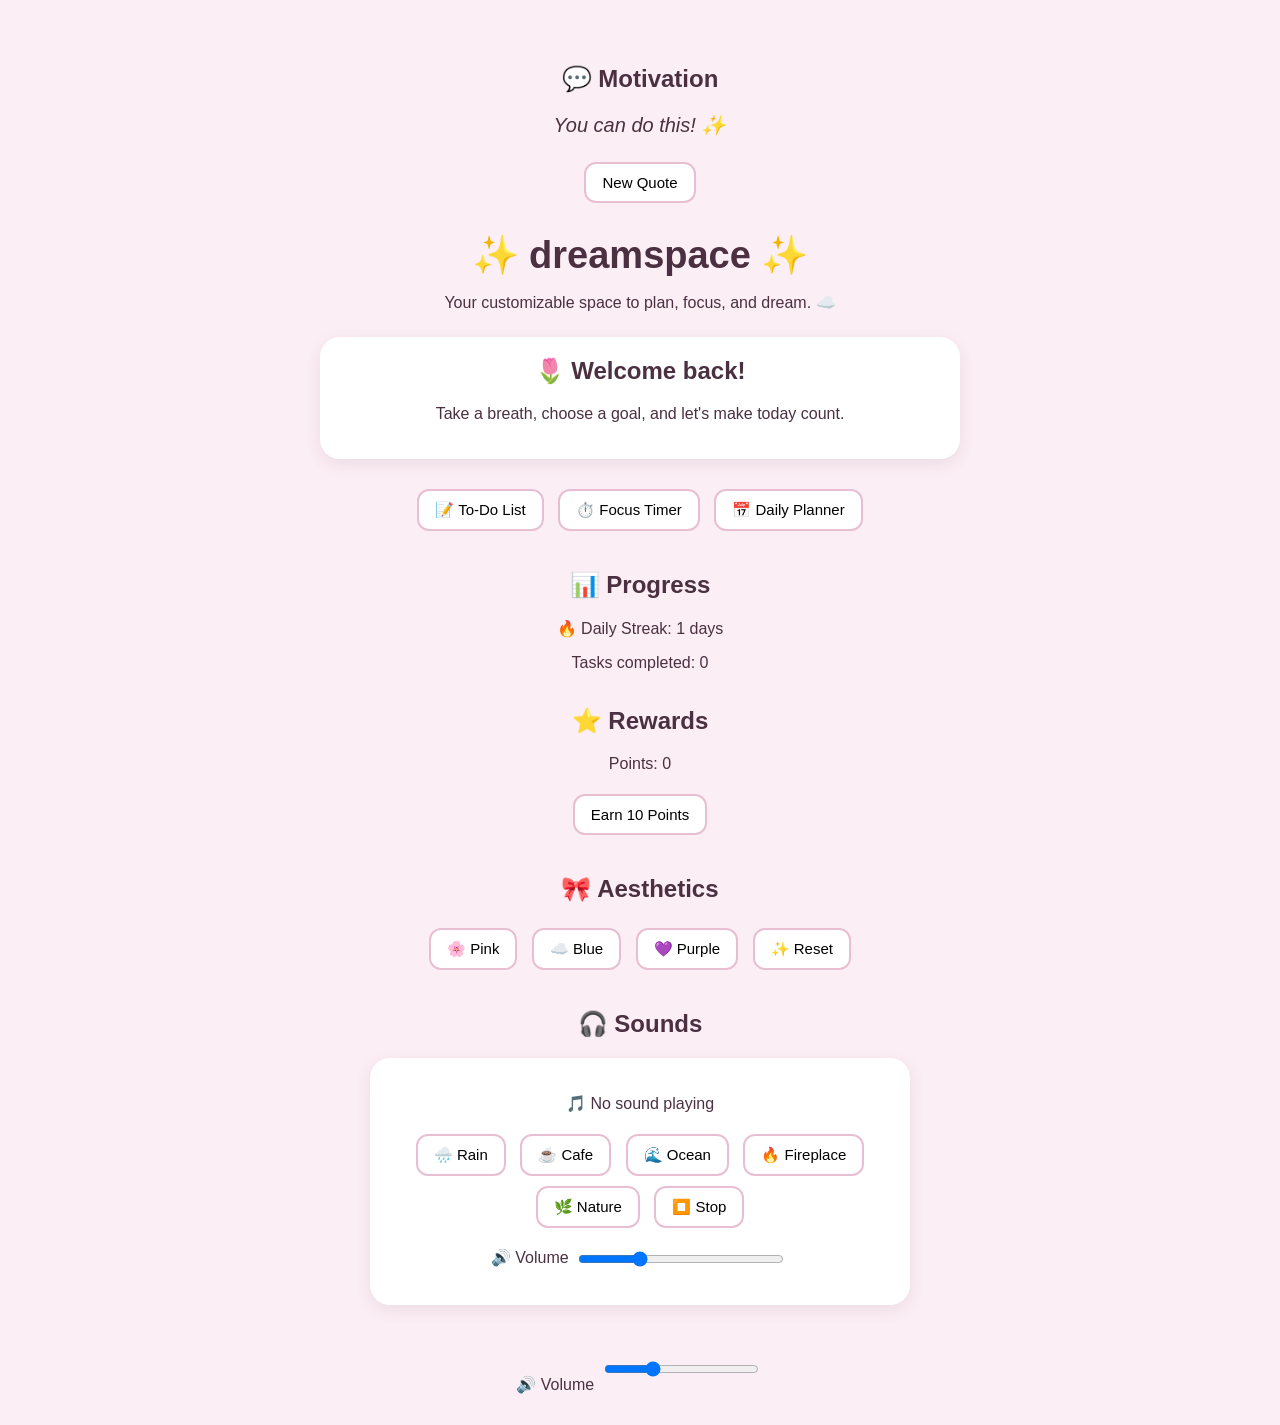
<file: index.html>
<!DOCTYPE html>
<html>
<head>
  <link rel="stylesheet" href="style.css">
<title>dreamspace ✨</title>
</head>

<h2>💬 Motivation</h2>

<p id="quote">You can do this! ✨</p>

<button onclick="newQuote()">New Quote</button>

<h1>✨ dreamspace ✨</h1>
<p>Your customizable space to plan, focus, and dream. ☁️</p>

<div class="welcome-box">
  <h2>🌷 Welcome back!</h2>
  <p>Take a breath, choose a goal, and let's make today count.</p>
</div>

  <button onclick="location.href='todo.html'">📝 To-Do List</button>
  <button onclick="location.href='timer.html'">⏱️ Focus Timer</button>
  <button onclick="location.href='planner.html'">📅 Daily Planner</button>


<h2>📊 Progress</h2>

<p>🔥 Daily Streak: <span id="streak">0</span> days</p>

<p>Tasks completed: <span id="completedCount">0</span></p>

  <h2>⭐ Rewards</h2>

<p>Points: <span id="points">0</span></p>

<button onclick="addPoints()">Earn 10 Points</button>
<script src="script.js"></script>
<h2>🎀 Aesthetics</h2>

<button onclick="pinkTheme()">🌸 Pink</button>
<button onclick="blueTheme()">☁️ Blue</button>
<button onclick="purpleTheme()">💜 Purple</button>
<button onclick="resetTheme()">✨ Reset</button>
<h2>🎧 Sounds</h2>

<div class="sound-box">
  <p id="nowPlaying">🎵 No sound playing</p>
  <button onclick="rainSound()">🌧️ Rain</button>
  <button onclick="cafeSound()">☕ Cafe</button>
  <button onclick="oceanSound()">🌊 Ocean</button>
  <button onclick="fireplaceSound()">🔥 Fireplace</button>
  <button onclick="natureSound()">🌿 Nature</button>
  <button onclick="stopSound()">⏹️ Stop</button>

  <br>

  <label for="volume">🔊 Volume</label>
  <input
    type="range"
    id="volume"
    min="0"
    max="1"
    step="0.05"
    value="0.25"
    onchange="changeVolume()"
  >
</div>

<audio id="backgroundSound" loop></audio>

  <br>

  <label for="volume">🔊 Volume</label>
  <input
    type="range"
    id="volume"
    min="0"
    max="1"
    step="0.05"
    value="0.25"
    onchange="changeVolume()"
  >
</div> 

<audio id="backgroundSound" loop></audio>

<audio id="backgroundSound" loop></audio>
</body>
</html>
</file>
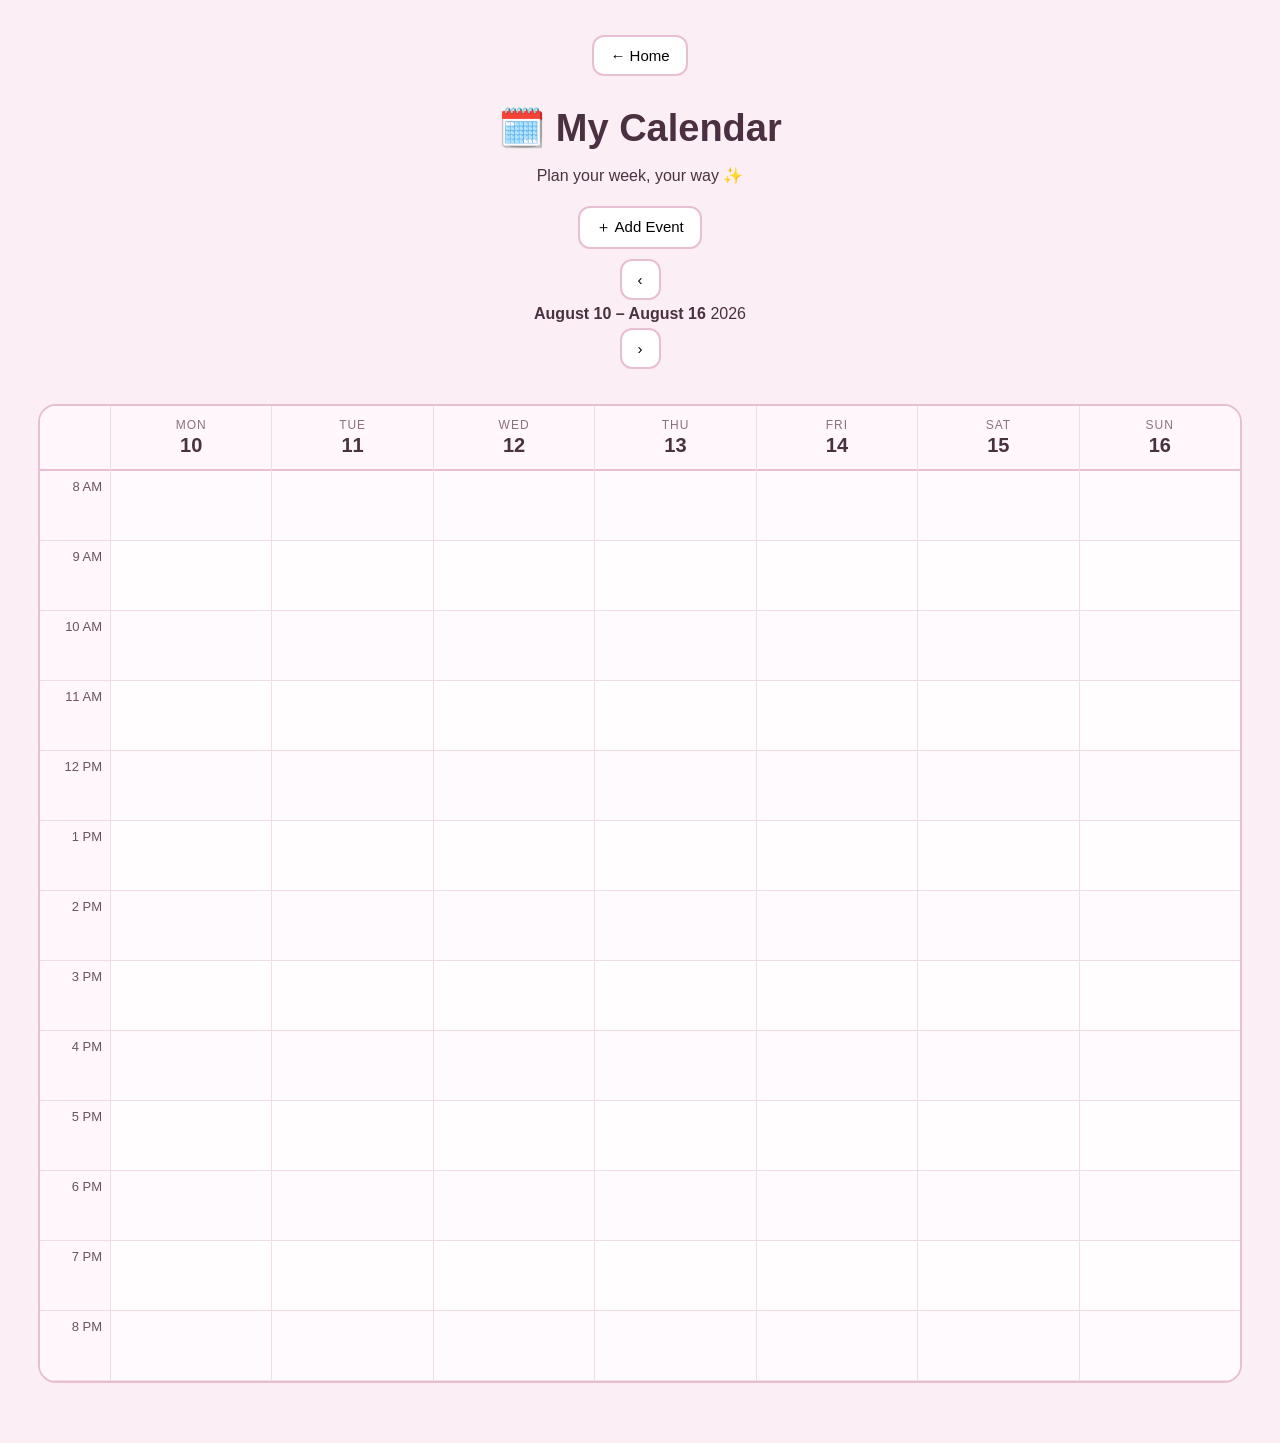
<file: planner.html>
<!DOCTYPE html>
<html>
<head>
  <title>Dreamspace - Personal Planner</title>
  <link rel="stylesheet" href="style.css">
</head>

<body>

  <div class="planner-page">

    <div class="planner-top">
      <button class="back-button" onclick="location.href='index.html'">← Home</button>

      <div>
        <h1>🗓️ My Calendar</h1>
        <p>Plan your week, your way ✨</p>
      </div>
<button class="add-event-button" onclick="openEventForm()">＋ Add Event</button>
    <div class="calendar-controls">
      <button>‹</button>
      <div>
        <strong>August 10 – August 16</strong>
        <span>2026</span>
      </div>
      <button>›</button>
    </div>

    <div class="calendar-wrapper">

      <div class="calendar">

        <!-- TIME COLUMN -->
        <div class="time-column">
          <div class="time-space"></div>
          <div>8 AM</div>
          <div>9 AM</div>
          <div>10 AM</div>
          <div>11 AM</div>
          <div>12 PM</div>
          <div>1 PM</div>
          <div>2 PM</div>
          <div>3 PM</div>
          <div>4 PM</div>
          <div>5 PM</div>
          <div>6 PM</div>
          <div>7 PM</div>
          <div>8 PM</div>
        </div>

        <!-- MONDAY -->
        <div class="calendar-day">
          <div class="day-header">
            <span>MON</span>
            <strong>10</strong>
          </div>

          <div class="hour"></div>
          <div class="hour"></div>
          <div class="hour"></div>
          <div class="hour"></div>
          <div class="hour"></div>
          <div class="hour"></div>
          <div class="hour"></div>
          <div class="hour"></div>
          <div class="hour"></div>
          <div class="hour"></div>
          <div class="hour"></div>
          <div class="hour"></div>
          <div class="hour"></div>
        </div>

        <!-- TUESDAY -->
        <div class="calendar-day">
          <div class="day-header">
            <span>TUE</span>
            <strong>11</strong>
          </div>

          <div class="hour"></div>
          <div class="hour"></div>
          <div class="hour"></div>
          <div class="hour"></div>
          <div class="hour"></div>
          <div class="hour"></div>
          <div class="hour"></div>
          <div class="hour"></div>
          <div class="hour"></div>
          <div class="hour"></div>
          <div class="hour"></div>
          <div class="hour"></div>
          <div class="hour"></div>
        </div>

        <!-- WEDNESDAY -->
        <div class="calendar-day">
          <div class="day-header">
            <span>WED</span>
            <strong>12</strong>
          </div>

          <div class="hour"></div>
          <div class="hour"></div>
          <div class="hour"></div>
          <div class="hour"></div>
          <div class="hour"></div>
          <div class="hour"></div>
          <div class="hour"></div>
          <div class="hour"></div>
          <div class="hour"></div>
          <div class="hour"></div>
          <div class="hour"></div>
          <div class="hour"></div>
          <div class="hour"></div>
        </div>

        <!-- THURSDAY -->
        <div class="calendar-day">
          <div class="day-header">
            <span>THU</span>
            <strong>13</strong>
          </div>

          <div class="hour"></div>
          <div class="hour"></div>
          <div class="hour"></div>
          <div class="hour"></div>
          <div class="hour"></div>
          <div class="hour"></div>
          <div class="hour"></div>
          <div class="hour"></div>
          <div class="hour"></div>
          <div class="hour"></div>
          <div class="hour"></div>
          <div class="hour"></div>
          <div class="hour"></div>
        </div>

        <!-- FRIDAY -->
        <div class="calendar-day">
          <div class="day-header">
            <span>FRI</span>
            <strong>14</strong>
          </div>

          <div class="hour"></div>
          <div class="hour"></div>
          <div class="hour"></div>
          <div class="hour"></div>
          <div class="hour"></div>
          <div class="hour"></div>
          <div class="hour"></div>
          <div class="hour"></div>
          <div class="hour"></div>
          <div class="hour"></div>
          <div class="hour"></div>
          <div class="hour"></div>
          <div class="hour"></div>
        </div>

        <!-- SATURDAY -->
        <div class="calendar-day">
          <div class="day-header">
            <span>SAT</span>
            <strong>15</strong>
          </div>

          <div class="hour"></div>
          <div class="hour"></div>
          <div class="hour"></div>
          <div class="hour"></div>
          <div class="hour"></div>
          <div class="hour"></div>
          <div class="hour"></div>
          <div class="hour"></div>
          <div class="hour"></div>
          <div class="hour"></div>
          <div class="hour"></div>
          <div class="hour"></div>
          <div class="hour"></div>
        </div>

        <!-- SUNDAY -->
        <div class="calendar-day">
          <div class="day-header">
            <span>SUN</span>
            <strong>16</strong>
          </div>

          <div class="hour"></div>
          <div class="hour"></div>
          <div class="hour"></div>
          <div class="hour"></div>
          <div class="hour"></div>
          <div class="hour"></div>
          <div class="hour"></div>
          <div class="hour"></div>
          <div class="hour"></div>
          <div class="hour"></div>
          <div class="hour"></div>
          <div class="hour"></div>
          <div class="hour"></div>
        </div>

      </div>
    </div>

  </div>
<div id="event-form" class="event-form">
  <div class="event-form-card">

    <button class="close-event-form" onclick="closeEventForm()">×</button>

    <h2>✨ Add an Event</h2>

    <label>What are you doing?</label>
    <input type="text" id="event-name" placeholder="e.g. Cheer practice">

    <label>Day</label>
    <select id="event-day">
      <option>Monday</option>
      <option>Tuesday</option>
      <option>Wednesday</option>
      <option>Thursday</option>
      <option>Friday</option>
      <option>Saturday</option>
      <option>Sunday</option>
    </select>

    <label>Start Time</label>
<select id="event-start">
  <option value="8">8:00 AM</option>
  <option value="8.5">8:30 AM</option>
  <option value="9">9:00 AM</option>
  <option value="9.5">9:30 AM</option>
  <option value="10">10:00 AM</option>
  <option value="10.5">10:30 AM</option>
  <option value="11">11:00 AM</option>
  <option value="11.5">11:30 AM</option>
  <option value="12">12:00 PM</option>
  <option value="12.5">12:30 PM</option>
  <option value="13">1:00 PM</option>
  <option value="13.5">1:30 PM</option>
  <option value="14">2:00 PM</option>
  <option value="14.5">2:30 PM</option>
  <option value="15">3:00 PM</option>
  <option value="15.5">3:30 PM</option>
  <option value="16">4:00 PM</option>
  <option value="16.5">4:30 PM</option>
  <option value="17">5:00 PM</option>
  <option value="17.5">5:30 PM</option>
  <option value="18">6:00 PM</option>
  <option value="18.5">6:30 PM</option>
  <option value="19">7:00 PM</option>
  <option value="19.5">7:30 PM</option>
  <option value="20">8:00 PM</option>
</select>

<label>End Time</label>
<select id="event-end">
  <option value="8.5">8:30 AM</option>
  <option value="9">9:00 AM</option>
  <option value="9.5">9:30 AM</option>
  <option value="10">10:00 AM</option>
  <option value="10.5">10:30 AM</option>
  <option value="11">11:00 AM</option>
  <option value="11.5">11:30 AM</option>
  <option value="12">12:00 PM</option>
  <option value="12.5">12:30 PM</option>
  <option value="13">1:00 PM</option>
  <option value="13.5">1:30 PM</option>
  <option value="14">2:00 PM</option>
  <option value="14.5">2:30 PM</option>
  <option value="15">3:00 PM</option>
  <option value="15.5">3:30 PM</option>
  <option value="16">4:00 PM</option>
  <option value="16.5">4:30 PM</option>
  <option value="17">5:00 PM</option>
  <option value="17.5">5:30 PM</option>
  <option value="18">6:00 PM</option>
  <option value="18.5">6:30 PM</option>
  <option value="19">7:00 PM</option>
  <option value="19.5">7:30 PM</option>
  <option value="20">8:00 PM</option>
</select>

<label>Event Color</label>
<select id="event-color">
  <option value="#f8c8dc">Pink</option>
  <option value="#c9e4de">Sage</option>
  <option value="#c7d8f5">Blue</option>
  <option value="#e6d5f7">Lavender</option>
  <option value="#f9e2ae">Yellow</option>
  <option value="#ffd6ba">Peach</option>
</select>

    <button class="save-event-button">Save Event ✨</button>

  </div>
</div>
<script>
function openEventForm() {
  document.getElementById("event-form").style.display = "flex";
}

function closeEventForm() {
  document.getElementById("event-form").style.display = "none";
}

document.querySelector(".save-event-button").addEventListener("click", function() {

  const name = document.getElementById("event-name").value.trim();
  const day = document.getElementById("event-day").value;
  const start = parseFloat(document.getElementById("event-start").value);
  const end = parseFloat(document.getElementById("event-end").value);
  const color = document.getElementById("event-color").value;
  
  if (name === "") {
    alert("Please enter an event name!");
    return;
  }

  if (end <= start) {
    alert("The end time needs to be after the start time!");
    return;
  }

  const days = document.querySelectorAll(".calendar-day");

  days.forEach(function(calendarDay) {

    const dayName =
      calendarDay.querySelector(".day-header span").textContent;

    if (dayName === day.substring(0, 3).toUpperCase()) {

      const hourRows = calendarDay.querySelectorAll(".hour");

      /*
        Our calendar starts at 8 AM.
        Each hour is 70px tall.
        A half-hour is therefore 35px.
      */

      const top = (start - 7) * 70;
      const height = (end - start) * 70;

      const event = document.createElement("div");

      event.className = "calendar-event";
      event.textContent = name;
      event.style.backgroundColor = color;
      event.style.position = "absolute";
      event.style.top = top + "px";
      event.style.height = height + "px";
      event.style.left = "5px";
      event.style.right = "5px";
      event.style.boxSizing = "border-box";

      calendarDay.appendChild(event);
    }
  });

  document.getElementById("event-name").value = "";

  closeEventForm();
});

</script>

</body>
</html>
</file>
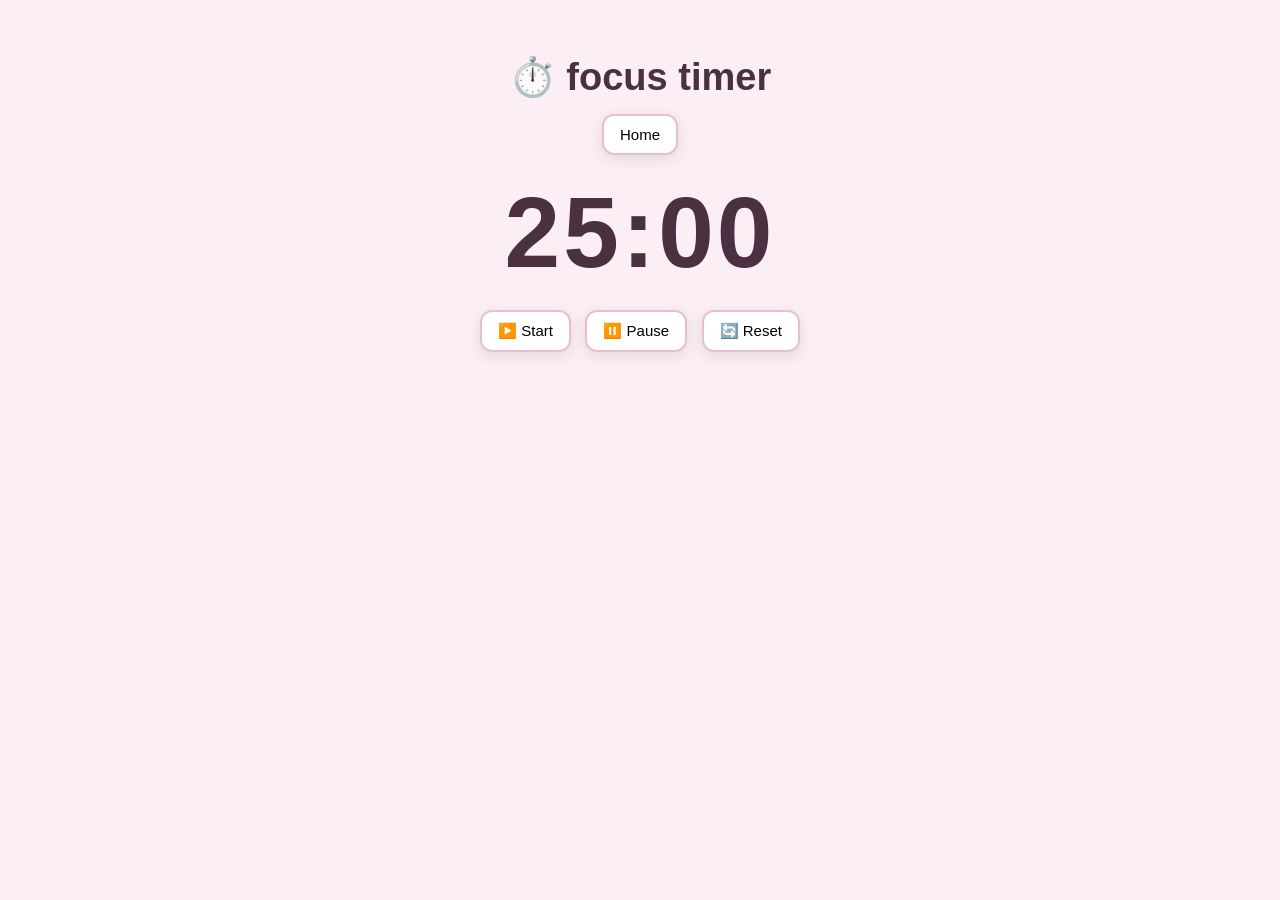
<file: timer.html>
<!DOCTYPE html>
<html>
  <style>
  
  button {
  font-size: 20px;
  padding: 14px 26px;
  margin: 8px;
  border-radius: 25px;
  border: 1px solid rgba(255, 255, 255, 0.6);
  background: rgba(255, 255, 255, 0.25);
  backdrop-filter: blur(10px);
  -webkit-backdrop-filter: blur(10px);
  box-shadow: 0 4px 15px rgba(0, 0, 0, 0.1);
}
  
#timer {
  font-size: 250px
  font-family: Georgia, serif;
  text-align: center;
  margin: 40px 0;
  letter-spacing: 3px;
}
</style>
<head>
  <title>dreamspace - Focus Timer</title>
  <link rel="stylesheet" href="style.css">
</head>

<body>

  <h1>⏱️ focus timer</h1>

  <button onclick="location.href='index.html'">Home</button>

  <div id="timer-page">
    <h1 id="timer" style="font-size: 100px; text-align: center;">25:00</h1>

    <button onclick="startTimer()">▶️ Start</button>
    <button onclick="pauseTimer()">⏸️ Pause</button>
    <button onclick="resetTimer()">🔄 Reset</button>
  </div>

  <script>
let timeLeft = 25 * 60;
let timerInterval = null;

function updateTimer() {
  let minutes = Math.floor(timeLeft / 60);
  let seconds = timeLeft % 60;

  document.getElementById("timer").textContent =
    String(minutes).padStart(2, "0") + ":" +
    String(seconds).padStart(2, "0");
}

function startTimer() {
  if (timerInterval !== null) return;

  timerInterval = setInterval(function() {
    if (timeLeft > 0) {
      timeLeft--;
      updateTimer();
    } else {
      clearInterval(timerInterval);
      timerInterval = null;
    }
  }, 1000);
}

function pauseTimer() {
  clearInterval(timerInterval);
  timerInterval = null;
}

function resetTimer() {
  clearInterval(timerInterval);
  timerInterval = null;
  timeLeft = 25 * 60;
  updateTimer();
}

updateTimer();
</script>

</body>
</html>
</file>
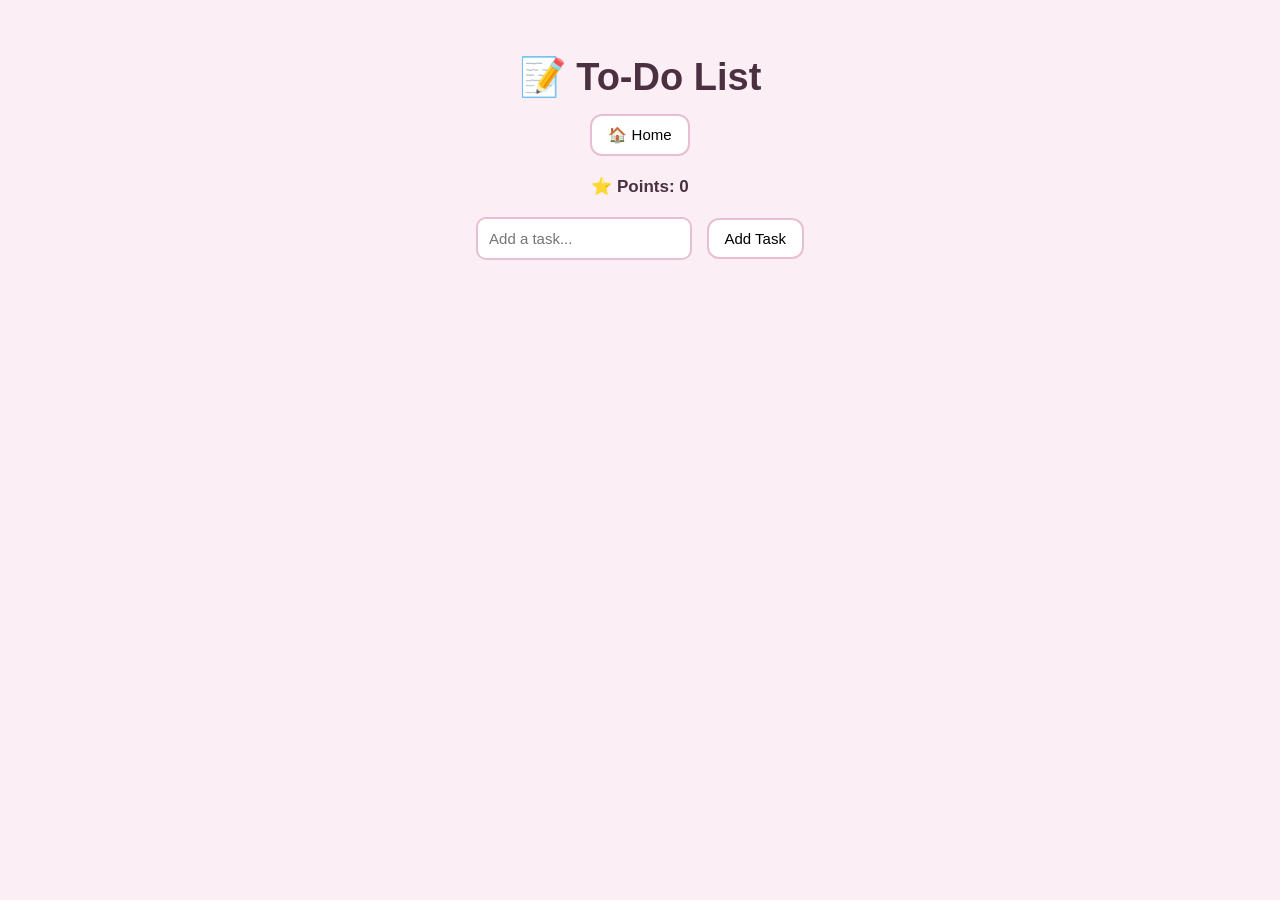
<file: todo.html>
<!DOCTYPE html>
<html>
<head>
  <title>Dream Space - To-Do</title>
  <link rel="stylesheet" href="style.css">
</head>

<body>

  <h1>📝 To-Do List</h1>

  <button onclick="location.href='index.html'">🏠 Home</button>

  <div id="todo-page">
    <div id="pointsDisplay">⭐ Points: <span id="points">0</span></div>
    <input type="text" id="taskInput" placeholder="Add a task...">
    <button onclick="addTask()">Add Task</button>

    <ul id="taskList"></ul>
  </div>

  <script src="script.js"></script>

</body>
</html>
</file>
<file: style.css>
body {
  font-family: Arial, sans-serif;
  background: #fceef5;
  color: #4a3040;
  text-align: center;
  margin: 0;
  padding: 30px 15px;
}

h1 {
  font-size: 38px;
  margin-bottom: 10px;
}

h2 {
  margin-top: 35px;
}

button {
  background: white;
  border: 2px solid #e8bfd2;
  border-radius: 12px;
  padding: 10px 16px;
  margin: 5px;
  font-size: 15px;
  cursor: pointer;
}

button:hover {
  transform: scale(1.05);
}

input {
  padding: 11px;
  border: 2px solid #e8bfd2;
  border-radius: 10px;
  font-size: 15px;
  margin: 5px;
}

ul {
  list-style: none;
  padding: 0;
}

li {
  background: white;
  margin: 10px auto;
  padding: 14px 18px;
  border-radius: 16px;
  max-width: 400px;
  cursor: pointer;
  box-shadow: 0 3px 10px rgba(120, 80, 100, 0.08);
  transition: transform 0.2s;
}

li:hover {
  transform: translateY(-2px);
}

#timer {
  font-size: 48px;
  font-weight: bold;
  margin: 15px;
}

#quote {
  font-size: 20px;
  font-style: italic;
}
.welcome-box {
  background: white;
  max-width: 600px;
  margin: 25px auto;
  padding: 20px;
  border-radius: 20px;
  box-shadow: 0 5px 15px rgba(120, 80, 100, 0.12);
}

.welcome-box h2 {
  margin-top: 0;
}
.sound-box {
  background: white;
  max-width: 500px;
  margin: 20px auto;
  padding: 20px;
  border-radius: 20px;
  box-shadow: 0 5px 15px rgba(120, 80, 100, 0.12);
}

.sound-box input[type="range"] {
  width: 180px;
  vertical-align: middle;
}
/* Daily Planner */
.planner-box {
  background: white;
  border: 2px solid #e8bfd2;
  border-radius: 16px;
  padding: 15px;
  margin: 15px auto;
  max-width: 500px;
}

.planner-box h3 {
  margin-top: 0;
}

.planner-box input {
  width: 90%;
  padding: 12px;
  border: 1px solid #e8bfd2;
  border-radius: 10px;
  font-size: 15px;
}
/* Weekly Calendar */

.calendar-wrapper {
  width: 100%;
  overflow-x: auto;
  padding: 10px;
  box-sizing: border-box;
}

.calendar {
  display: grid;
  grid-template-columns: 70px repeat(7, minmax(120px, 1fr));
  min-width: 950px;
  max-width: 1200px;
  margin: 20px auto;
  gap: 0;
  background: white;
  border: 2px solid #e8bfd2;
  border-radius: 18px;
  overflow: hidden;
}

/* Time labels */
.time-column {
  background: #fff7fb;
  text-align: right;
  color: #6b5261;
  font-size: 13px;
}

.time-column > div {
  height: 70px;
  box-sizing: border-box;
  padding: 8px 8px 0 0;
  border-bottom: 1px solid #f1dce6;
}

.time-column .time-space {
  height: 65px;
  border-bottom: 2px solid #e8bfd2;
}

/* Each day */
.calendar-day {
  min-width: 120px;
  border-left: 1px solid #f1dce6;
}

.day-header {
  height: 65px;
  box-sizing: border-box;
  background: #fff7fb;
  border-bottom: 2px solid #e8bfd2;
  display: flex;
  flex-direction: column;
  align-items: center;
  justify-content: center;
  gap: 2px;
}

.day-header span {
  font-size: 12px;
  color: #8b7180;
  letter-spacing: 1px;
}

.day-header strong {
  font-size: 20px;
  color: #49313f;
}

/* Hour rows */
.hour {
  height: 70px;
  box-sizing: border-box;
  border-bottom: 1px solid #f1dce6;
  background: #fffdfd;
  position: relative;
}

/* Make every other row slightly different */
.hour:nth-child(even) {
  background: #fffafd;
}

/* iPad-friendly scrolling */
@media (max-width: 700px) {
  .calendar {
    min-width: 950px;
  }

  .calendar-wrapper {
    -webkit-overflow-scrolling: touch;
  }
}
  background: #fffafd;
  border: 2px solid #e8bfd2;
  border-radius: 16px;
  padding: 10px;
  min-height: 250px;
}

.day h3 {
  text-align: center;
  margin-top: 5px;
}

.event {
  margin: 10px 0;
  padding: 8px;
  border-radius: 10px;
}

.event input {
  width: 90%;
  border: none;
  background: transparent;
  outline: none;
  font-size: 13px;
}

.academic {
  background: #f8d9e6;
}

.athletics {
  background: #d9eafa;
}

.other {
  background: #fff3c4;
}
/* Add Event Popup */

.event-form {
  display: none;
  position: fixed;
  inset: 0;
  background: rgba(80, 50, 70, 0.25);
  align-items: center;
  justify-content: center;
  z-index: 1000;
  padding: 20px;
  box-sizing: border-box;
}

.event-form-card {
  width: 100%;
  max-width: 420px;
  background: #fffafd;
  border: 2px solid #e8bfd2;
  border-radius: 24px;
  padding: 28px;
  box-sizing: border-box;
  box-shadow: 0 12px 35px rgba(80, 50, 70, 0.15);
  position: relative;
}

.event-form-card h2 {
  margin-top: 0;
  margin-bottom: 22px;
  color: #49313f;
  text-align: center;
}

.event-form-card label {
  display: block;
  margin-top: 15px;
  margin-bottom: 7px;
  color: #6b5261;
  font-weight: 600;
}

.event-form-card input,
.event-form-card select {
  width: 100%;
  padding: 13px;
  box-sizing: border-box;
  border: 1px solid #e8bfd2;
  border-radius: 12px;
  background: white;
  font-size: 15px;
}

.close-event-form {
  position: absolute;
  top: 12px;
  right: 15px;
  border: none;
  background: transparent;
  font-size: 28px;
  color: #8b7180;
  cursor: pointer;
}

.save-event-button {
  width: 100%;
  margin-top: 25px;
  padding: 14px;
  border: none;
  border-radius: 14px;
  background: #f3c8dc;
  color: #49313f;
  font-size: 16px;
  font-weight: 700;
  cursor: pointer;
}
/* Calendar Events */

.calendar-day {
  position: relative;
}

.calendar-event {
  background: #f7cfe1;
  border: 1px solid #e8aeca;
  border-radius: 10px;
  padding: 6px 8px;
  color: #49313f;
  font-size: 13px;
  font-weight: 600;
  overflow: hidden;
  z-index: 5;
  box-shadow: 0 2px 6px rgba(80, 50, 70, 0.08);
}
/* Simple Dreamspace To-Do List */

#taskList {
  list-style: none;
  padding: 0;
  margin-top: 20px;
}

#taskList li {
  display: flex;
  align-items: center;
  gap: 12px;
  padding: 10px 4px;
  margin: 8px 0;
  color: #49313f;
  font-size: 16px;
  border-bottom: 1px solid #f1dce6;
}

#taskList li input[type="checkbox"] {
  width: 18px;
  height: 18px;
  accent-color: #e8bfd2;
  cursor: pointer;
}

.delete-task {
  margin-left: auto;
  border: none;
  background: transparent;
  font-size: 17px;
  cursor: pointer;
}

#pointsDisplay {
  margin: 15px 0;
  color: #49313f;
  font-weight: 600;
  font-size: 17px;
}
</file>
